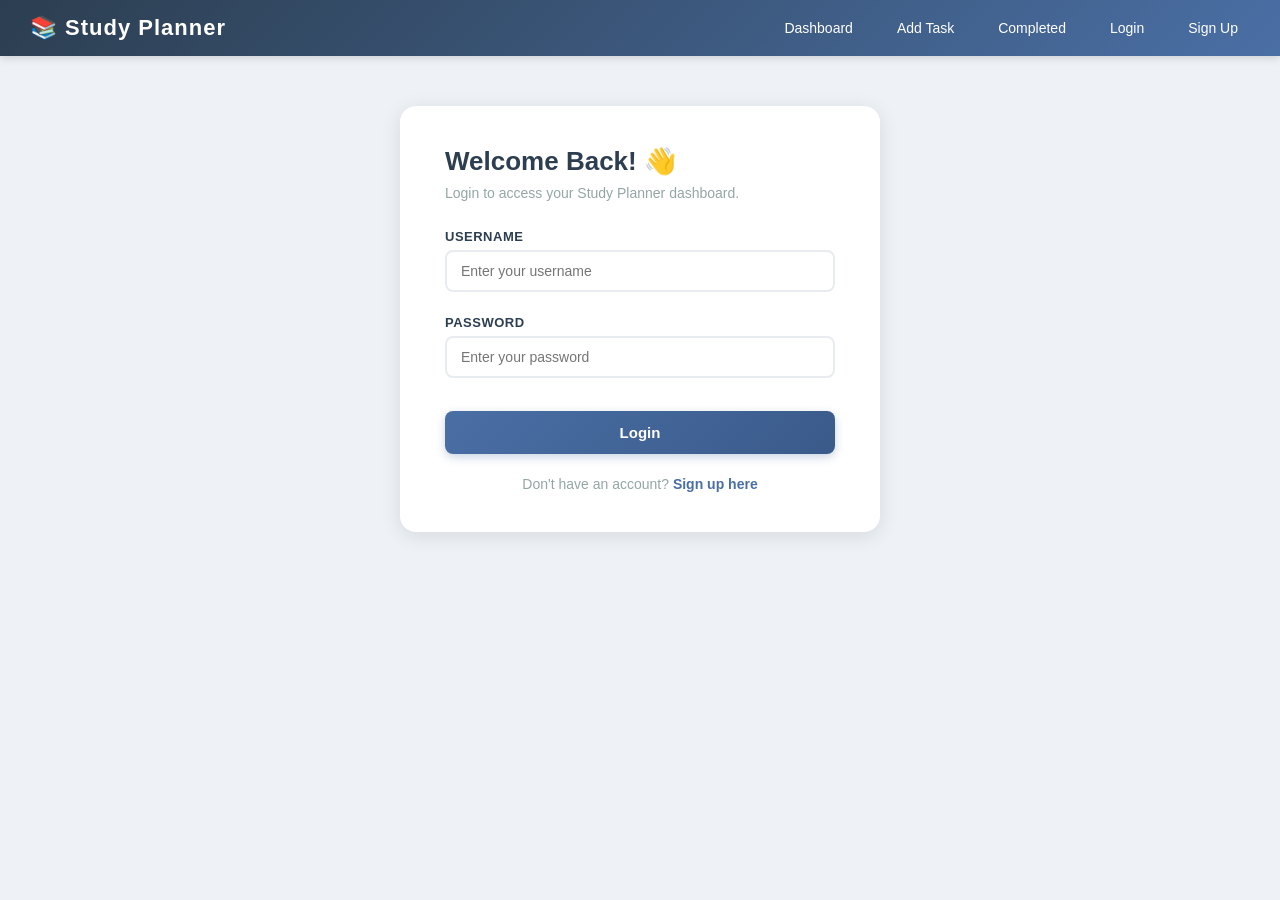
<file: frontend/add-task.html>
<!DOCTYPE html>
<html lang="en">
<head>
    <meta charset="UTF-8">
    <meta name="viewport" content="width=device-width, initial-scale=1.0">
    <title>Add Task - Study Planner</title>
    <link rel="stylesheet" href="css/style.css">
</head>
<body>

    <nav class="navbar">
        <div class="nav-logo">📚 Study Planner</div>
        <ul class="nav-links"></ul>
    </nav>

    <main class="main-content">
        <div class="form-container">

            <div class="form-header">
                <h2>Add New Task 📝</h2>
                <p class="form-subtitle">Fill in the details below to add a new task to your planner.</p>
            </div>

            <!-- Error Message -->
            <div class="error-message" id="error-message" style="display:none;"></div>

            <!-- Success Message -->
            <div class="success-message" id="success-message" style="display:none;"></div>

            <div class="form-group">
                <label for="course-name">Course Name</label>
                <input type="text" id="course-name" placeholder="e.g. Biology 101">
                <span class="field-error" id="course-name-error"></span>
            </div>

            <div class="form-group">
                <label for="task-name">Task Name</label>
                <input type="text" id="task-name" placeholder="e.g. Chapter 4 Lab Report">
                <span class="field-error" id="task-name-error"></span>
            </div>

            <div class="form-group">
                <label for="task-type">Task Type</label>
                <select id="task-type">
                    <option value="">-- Select Type --</option>
                    <option value="Homework">Homework</option>
                    <option value="Quiz">Quiz</option>
                    <option value="Test">Test</option>
                    <option value="Project">Project</option>
                </select>
                <span class="field-error" id="task-type-error"></span>
            </div>

            <div class="form-group">
                <label for="deadline">Deadline</label>
                <input type="datetime-local" id="deadline">
                <span class="field-error" id="deadline-error"></span>
            </div>

            <div class="form-group">
                <label for="estimated-time">Estimated Time (hours)</label>
                <input type="number" id="estimated-time" placeholder="e.g. 2.5" min="0.5" step="0.5">
                <span class="field-error" id="estimated-time-error"></span>
            </div>

            <div class="form-group">
                <label for="notes">Notes (optional)</label>
                <textarea id="notes" placeholder="Any extra details about this task..."></textarea>
            </div>

            <button class="btn-primary" id="add-task-btn" onclick="handleAddTask()">Add Task</button>

            <p class="form-footer"><a href="index.html">← Back to Dashboard</a></p>

        </div>
    </main>

    <script src="js/session.js"></script>
    <script src="js/tasks.js"></script>
    <script>
        requireLogin();
        updateNavbar();
    </script>
</body>
</html>
</file>
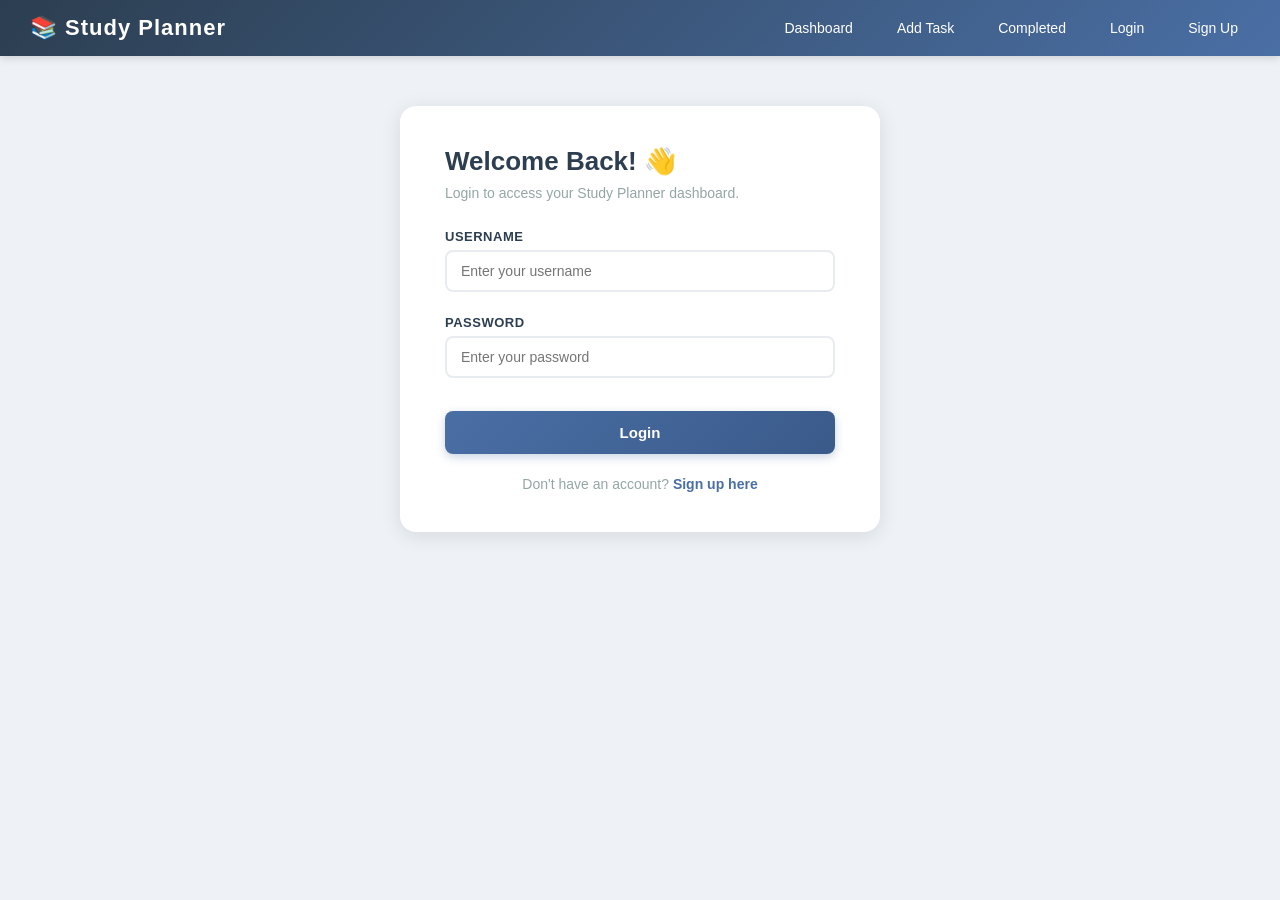
<file: frontend/login.html>
<!DOCTYPE html>
<html lang="en">
<head>
    <meta charset="UTF-8">
    <meta name="viewport" content="width=device-width, initial-scale=1.0">
    <title>Login - Study Planner</title>
    <link rel="stylesheet" href="css/style.css">
</head>
<body>

    <nav class="navbar">
        <div class="nav-logo">📚 Study Planner</div>
        <ul class="nav-links">
            <li><a href="index.html">Dashboard</a></li>
            <li><a href="add-task.html">Add Task</a></li>
            <li><a href="completed.html">Completed</a></li>
            <li><a href="login.html" class="active">Login</a></li>
        </ul>
    </nav>

    <main class="main-content">
        <div class="form-container">

            <div class="form-header">
                <h2>Welcome Back! 👋</h2>
                <p class="form-subtitle">Login to access your Study Planner dashboard.</p>
            </div>

            <!-- Error Message -->
            <div class="error-message" id="error-message" style="display:none;"></div>

            <!-- Success Message -->
            <div class="success-message" id="success-message" style="display:none;"></div>

            <div class="form-group">
                <label for="username">Username</label>
                <input type="text" id="username" placeholder="Enter your username">
                <span class="field-error" id="username-error"></span>
            </div>

            <div class="form-group">
                <label for="password">Password</label>
                <input type="password" id="password" placeholder="Enter your password">
                <span class="field-error" id="password-error"></span>
            </div>

            <button class="btn-primary" id="login-btn" onclick="handleLogin()">Login</button>

            <p class="form-footer">Don't have an account? <a href="signup.html">Sign up here</a></p>

        </div>
    </main>

    <script src="js/session.js"></script>
    <script src="js/auth.js"></script>
        <script>
            updateNavbar();
        </script>
</body>
</html>
</file>
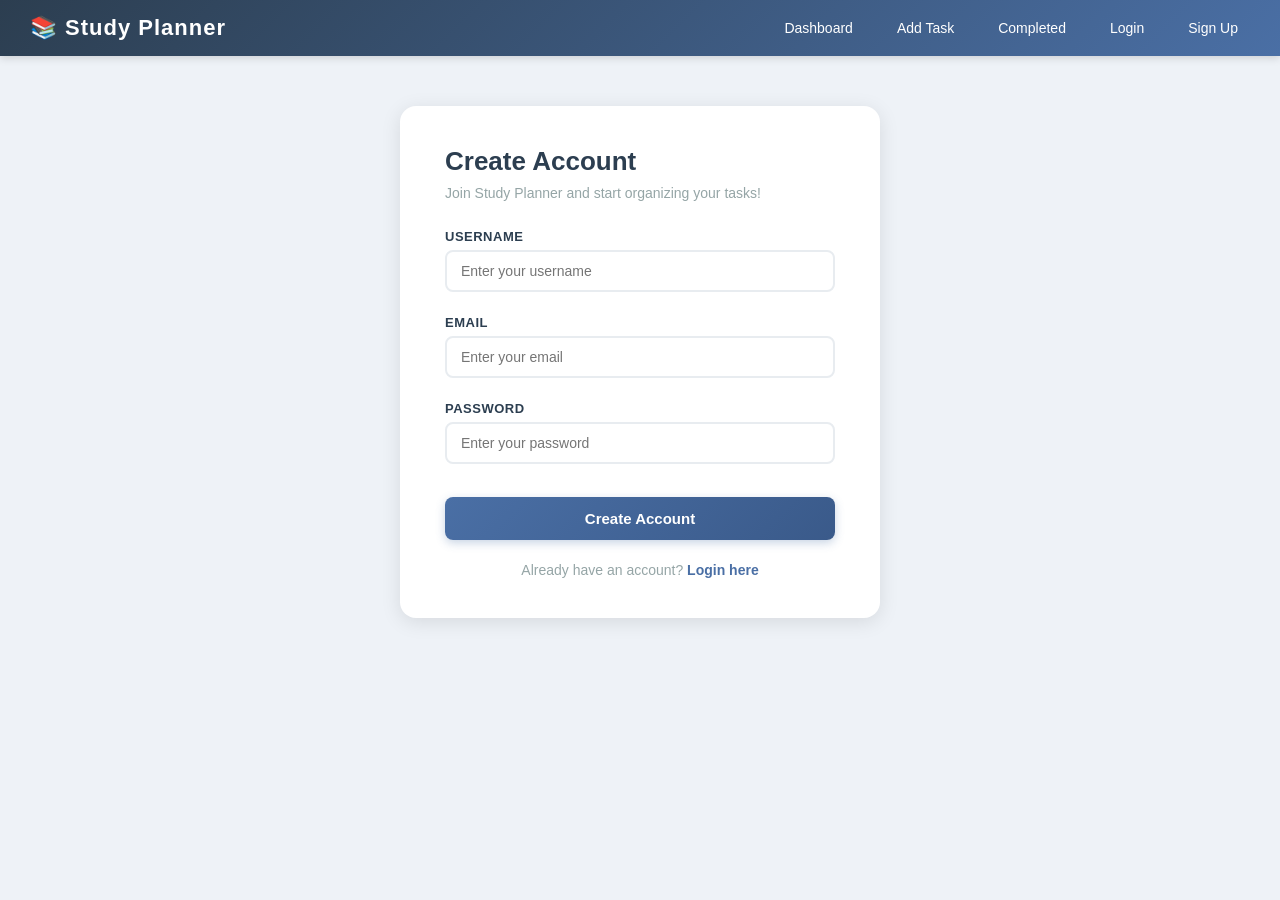
<file: frontend/signup.html>
<!DOCTYPE html>
<html lang="en">
<head>
    <meta charset="UTF-8">
    <meta name="viewport" content="width=device-width, initial-scale=1.0">
    <title>Sign Up - Study Planner</title>
    <link rel="stylesheet" href="css/style.css">
</head>
<body>

    <nav class="navbar">
        <div class="nav-logo">📚 Study Planner</div>
        <ul class="nav-links">
            <li><a href="index.html">Dashboard</a></li>
            <li><a href="add-task.html">Add Task</a></li>
            <li><a href="completed.html">Completed</a></li>
            <li><a href="login.html">Login</a></li>
        </ul>
    </nav>

    <main class="main-content">
        <div class="form-container">
            <h2>Create Account</h2>
            <p class="form-subtitle">Join Study Planner and start organizing your tasks!</p>

            <!-- Error Message -->
            <div class="error-message" id="error-message" style="display:none;">
                ⚠️ <span id="error-text"></span>
            </div>

            <!-- Success Message -->
            <div class="success-message" id="success-message" style="display:none;">
                ✅ Account created successfully! <a href="login.html">Login here</a>
            </div>

            <div class="form-group">
                <label for="username">Username</label>
                <input type="text" id="username" placeholder="Enter your username">
                <span class="field-error" id="username-error"></span>
            </div>

            <div class="form-group">
                <label for="email">Email</label>
                <input type="email" id="email" placeholder="Enter your email">
                <span class="field-error" id="email-error"></span>
            </div>

            <div class="form-group">
                <label for="password">Password</label>
                <input type="password" id="password" placeholder="Enter your password">
                <span class="field-error" id="password-error"></span>
            </div>

            <button class="btn-primary" id="signup-btn" onclick="handleSignup()">Create Account</button>
            <p class="form-footer">Already have an account? <a href="login.html">Login here</a></p>
        </div>
    </main>

   <script src="js/session.js"></script>
   <script src="js/auth.js"></script>
<script>
    updateNavbar();
</script>
</body>
</html>
</file>
<file: frontend/css/style.css>
* {
  margin: 0;
  padding: 0;
  box-sizing: border-box;
}

body {
  font-family: "Segoe UI", sans-serif;
  background-color: #eef2f7;
  color: #333;
}

/* ===== NAVBAR ===== */
.navbar {
  background: linear-gradient(135deg, #2c3e50, #4a6fa5);
  padding: 15px 30px;
  display: flex;
  justify-content: space-between;
  align-items: center;
  box-shadow: 0 2px 15px rgba(0, 0, 0, 0.2);
}

.nav-logo {
  color: white;
  font-size: 22px;
  font-weight: 800;
  letter-spacing: 1px;
}

.nav-links {
  list-style: none;
  display: flex;
  gap: 20px;
  align-items: center;
}

.nav-links a {
  color: white;
  text-decoration: none;
  padding: 6px 12px;
  border-radius: 6px;
  font-size: 14px;
  transition: background 0.2s;
}

.nav-links a:hover {
  background-color: rgba(255, 255, 255, 0.2);
}

/* ===== NAVBAR USERNAME ===== */
.nav-username {
  color: white;
  font-size: 14px;
  padding: 6px 12px;
  background-color: rgba(255, 255, 255, 0.15);
  border-radius: 6px;
}

.nav-logout {
  color: #ffcccc !important;
  border: 1px solid rgba(255, 255, 255, 0.3) !important;
}

.nav-logout:hover {
  background-color: rgba(231, 76, 60, 0.3) !important;
}

/* ===== MAIN CONTENT ===== */
.main-content {
  max-width: 1100px;
  margin: 35px auto;
  padding: 0 20px;
}

/* ===== DASHBOARD TITLE ===== */
.main-content h1 {
  font-size: 30px;
  color: #2c3e50;
  margin-bottom: 25px;
  font-weight: 800;
  border-bottom: 3px solid #4a6fa5;
  padding-bottom: 12px;
}

/* ===== TASK CARD ===== */
.task-card {
  background-color: white;
  border-left: 6px solid #4a6fa5;
  border-radius: 10px;
  padding: 18px 24px;
  display: flex;
  justify-content: space-between;
  align-items: center;
  margin-bottom: 14px;
  box-shadow: 0 2px 10px rgba(0, 0, 0, 0.06);
  transition:
    transform 0.2s,
    box-shadow 0.2s;
}

.task-card:hover {
  transform: translateY(-2px);
  box-shadow: 0 6px 20px rgba(0, 0, 0, 0.12);
}

/* WARNING - 72 hours */
.task-card.warning {
  border-left-color: #f9ab00;
  background-color: white;
}

/* URGENT - 48 hours */
.task-card.urgent {
  border-left-color: #d93025;
  background-color: white;
}

/* OVERDUE */
.task-card.overdue {
  border-left-color: #b31412;
  background-color: white;
}

/* COMPLETED */
.task-card.completed {
  border-left-color: #1e8e3e;
  background-color: white;
  opacity: 0.85;
}

/* ===== TASK TYPE BADGE ===== */
.task-type-badge {
  display: inline-block;
  padding: 3px 12px;
  border-radius: 20px;
  font-size: 11px;
  font-weight: 700;
  text-transform: uppercase;
  letter-spacing: 0.5px;
}

/* Google Classroom inspired colors */
.badge-homework {
  background-color: #1a73e8;
  color: white;
}
.badge-quiz {
  background-color: #9334e6;
  color: white;
}
.badge-test {
  background-color: #d93025;
  color: white;
}
.badge-project {
  background-color: #1e8e3e;
  color: white;
}

/* ===== HIGH PRIORITY LABEL ===== */
.high-priority-label {
  background-color: #f9ab00;
  color: white;
  font-size: 11px;
  padding: 3px 10px;
  border-radius: 20px;
  font-weight: 700;
  letter-spacing: 0.3px;
}

/* ===== OVERDUE LABEL ===== */
.overdue-label {
  background-color: #d93025;
  color: white;
  font-size: 11px;
  padding: 3px 10px;
  border-radius: 20px;
  font-weight: 700;
}

/* ===== TASK INFO ===== */
.task-info h4 {
  font-size: 17px;
  margin-bottom: 7px;
  color: #202124;
  font-weight: 700;
  display: flex;
  align-items: center;
  flex-wrap: wrap;
  gap: 6px;
}

.task-info p {
  font-size: 13px;
  color: #5f6368;
  margin-bottom: 3px;
}

/* ===== MARK AS DONE BUTTON ===== */
.task-actions button {
  background-color: #1a73e8;
  color: white;
  border: none;
  padding: 10px 20px;
  border-radius: 8px;
  cursor: pointer;
  font-size: 13px;
  font-weight: 600;
  transition: all 0.2s;
  white-space: nowrap;
  box-shadow: 0 1px 4px rgba(26, 115, 232, 0.3);
}

.task-actions button:hover {
  background-color: #1557b0;
  box-shadow: 0 4px 12px rgba(26, 115, 232, 0.4);
  transform: translateY(-1px);
}

/* ===== NAVBAR ===== */
.navbar {
  background-color: #1a73e8;
  padding: 15px 30px;
  display: flex;
  justify-content: space-between;
  align-items: center;
  box-shadow: 0 2px 8px rgba(0, 0, 0, 0.15);
}

.nav-logo {
  color: white;
  font-size: 22px;
  font-weight: 800;
  letter-spacing: 1px;
}

/* ===== DASHBOARD TITLE ===== */
.main-content h1 {
  font-size: 30px;
  color: #202124;
  margin-bottom: 25px;
  font-weight: 800;
  border-bottom: 3px solid #1a73e8;
  padding-bottom: 12px;
}

/* ===== EMPTY MESSAGE ===== */
.empty-message {
  color: #5f6368;
  text-align: center;
  padding: 50px 30px;
  font-size: 16px;
  background: white;
  border-radius: 10px;
  box-shadow: 0 2px 10px rgba(0, 0, 0, 0.05);
}
/* ===== SECTION ===== */
.section {
  background-color: white;
  padding: 25px 30px;
  border-radius: 12px;
  box-shadow: 0 2px 8px rgba(0, 0, 0, 0.07);
  margin-bottom: 25px;
}

/* ===== FORM CONTAINER ===== */
.form-container {
  max-width: 480px;
  margin: 50px auto;
  background-color: white;
  padding: 40px 45px;
  border-radius: 16px;
  box-shadow: 0 4px 20px rgba(0, 0, 0, 0.1);
}

.form-container h2 {
  font-size: 26px;
  color: #2c3e50;
  margin-bottom: 8px;
  font-weight: 800;
}

.form-subtitle {
  color: #95a5a6;
  font-size: 14px;
  margin-bottom: 28px;
}

/* ===== FORM GROUPS ===== */
.form-group {
  margin-bottom: 18px;
  display: flex;
  flex-direction: column;
}

.form-group label {
  font-size: 13px;
  font-weight: 700;
  margin-bottom: 6px;
  color: #2c3e50;
  text-transform: uppercase;
  letter-spacing: 0.5px;
}

.form-group input,
.form-group select,
.form-group textarea {
  padding: 11px 14px;
  border: 2px solid #e8ecf0;
  border-radius: 8px;
  font-size: 14px;
  outline: none;
  transition:
    border 0.2s,
    box-shadow 0.2s;
  font-family: "Segoe UI", sans-serif;
  color: #2c3e50;
}

.form-group input:focus,
.form-group select:focus,
.form-group textarea:focus {
  border-color: #4a6fa5;
  box-shadow: 0 0 0 3px rgba(74, 111, 165, 0.1);
}

.form-group textarea {
  resize: vertical;
  min-height: 80px;
}

.field-error {
  font-size: 12px;
  color: #e74c3c;
  margin-top: 5px;
  font-weight: 500;
}

/* ===== DATE & NUMBER INPUT ===== */
input[type="datetime-local"],
input[type="number"] {
  padding: 11px 14px;
  border: 2px solid #e8ecf0;
  border-radius: 8px;
  font-size: 14px;
  outline: none;
  width: 100%;
  transition: border 0.2s;
  font-family: "Segoe UI", sans-serif;
}

input[type="datetime-local"]:focus,
input[type="number"]:focus {
  border-color: #4a6fa5;
  box-shadow: 0 0 0 3px rgba(74, 111, 165, 0.1);
}

/* ===== BUTTONS ===== */
.btn-primary {
  width: 100%;
  padding: 13px;
  background: linear-gradient(135deg, #4a6fa5, #3a5a8a);
  color: white;
  border: none;
  border-radius: 8px;
  font-size: 15px;
  font-weight: 700;
  cursor: pointer;
  margin-top: 10px;
  transition: all 0.2s;
  box-shadow: 0 3px 10px rgba(74, 111, 165, 0.3);
}

.btn-primary:hover {
  background: linear-gradient(135deg, #3a5a8a, #2a4a7a);
  box-shadow: 0 5px 15px rgba(74, 111, 165, 0.4);
  transform: translateY(-1px);
}

.btn-primary:disabled {
  background: #95a5a6;
  cursor: not-allowed;
  transform: none;
  box-shadow: none;
}

/* ===== MESSAGES ===== */
.error-message {
  background-color: #fff5f5;
  border: 1px solid #e74c3c;
  color: #e74c3c;
  padding: 12px 16px;
  border-radius: 8px;
  margin-bottom: 15px;
  font-size: 14px;
  font-weight: 500;
}

.success-message {
  background-color: #f0fff4;
  border: 1px solid #2ecc71;
  color: #27ae60;
  padding: 12px 16px;
  border-radius: 8px;
  margin-bottom: 15px;
  font-size: 14px;
  font-weight: 500;
}

.form-footer {
  text-align: center;
  margin-top: 22px;
  font-size: 14px;
  color: #95a5a6;
}

.form-footer a {
  color: #4a6fa5;
  text-decoration: none;
  font-weight: 700;
}

/* ===== LOADER SPINNER ===== */
.spinner {
  display: inline-block;
  width: 14px;
  height: 14px;
  border: 2px solid rgba(255, 255, 255, 0.4);
  border-top-color: white;
  border-radius: 50%;
  animation: spin 0.7s linear infinite;
  vertical-align: middle;
  margin-right: 6px;
}

@keyframes spin {
  to {
    transform: rotate(360deg);
  }
}

@keyframes shake {
  0%,
  100% {
    transform: translateX(0);
  }
  20% {
    transform: translateX(-8px);
  }
  40% {
    transform: translateX(8px);
  }
  60% {
    transform: translateX(-5px);
  }
  80% {
    transform: translateX(5px);
  }
}

.shake {
  animation: shake 0.4s ease;
}

/* ===== RETRY BUTTON ===== */
.retry-btn {
  background: none;
  border: 1px solid #e74c3c;
  color: #e74c3c;
  padding: 4px 10px;
  border-radius: 5px;
  cursor: pointer;
  font-size: 12px;
  margin-left: 10px;
  transition: all 0.2s;
}

.retry-btn:hover {
  background-color: #e74c3c;
  color: white;
}

/* ===== INPUT STATES ===== */
.form-group input.input-error {
  border-color: #e74c3c;
  background-color: #fff5f5;
}

.form-group input.input-success {
  border-color: #2ecc71;
  background-color: #f0fff4;
}

/* ===== EMPTY STATE ===== */
.empty-state {
  text-align: center;
  padding: 50px 30px;
  background: white;
  border-radius: 10px;
  box-shadow: 0 2px 10px rgba(0, 0, 0, 0.05);
  color: #5f6368;
  font-size: 16px;
  line-height: 2;
}

.empty-state a {
  color: #1a73e8;
  font-weight: 700;
  text-decoration: none;
}

.empty-state a:hover {
  text-decoration: underline;
}

/* ===== COMPLETED SECTION TITLE ===== */
.completed-title {
  font-size: 20px;
  color: #1e8e3e;
  margin: 30px 0 15px 0;
  font-weight: 700;
  border-bottom: 2px solid #dcfce7;
  padding-bottom: 8px;
}

/* ===== CHARTS SECTION ===== */
.section-title {
  font-size: 20px;
  color: #202124;
  font-weight: 700;
  margin-bottom: 16px;
  margin-top: 10px;
}

.charts-grid {
  display: grid;
  grid-template-columns: repeat(2, 1fr);
  gap: 20px;
  margin-bottom: 30px;
}

.chart-card {
  background-color: white;
  padding: 20px;
  border-radius: 12px;
  box-shadow: 0 2px 10px rgba(0, 0, 0, 0.06);
}

.chart-card h3 {
  font-size: 14px;
  color: #5f6368;
  margin-bottom: 15px;
  font-weight: 600;
  text-transform: uppercase;
  letter-spacing: 0.5px;
}

/* ===== FALLBACK SUMMARY ===== */
.fallback-grid {
  display: grid;
  grid-template-columns: repeat(4, 1fr);
  gap: 15px;
  margin-bottom: 30px;
}

.fallback-card {
  background-color: white;
  padding: 20px;
  border-radius: 10px;
  box-shadow: 0 2px 8px rgba(0, 0, 0, 0.06);
  text-align: center;
  font-size: 15px;
  color: #5f6368;
}

.fallback-card strong {
  color: #1a73e8;
  font-size: 22px;
  display: block;
  margin-bottom: 5px;
}

/* ===== COMPLETED SECTION ===== */
.completed-title {
  font-size: 20px;
  color: #1e8e3e;
  margin: 30px 0 15px 0;
  font-weight: 700;
  border-bottom: 2px solid #dcfce7;
  padding-bottom: 8px;
}

/* ===== RESPONSIVE CHARTS ===== */
@media (max-width: 768px) {
  .charts-grid {
    grid-template-columns: 1fr;
  }
  .fallback-grid {
    grid-template-columns: repeat(2, 1fr);
  }
}
</file>
